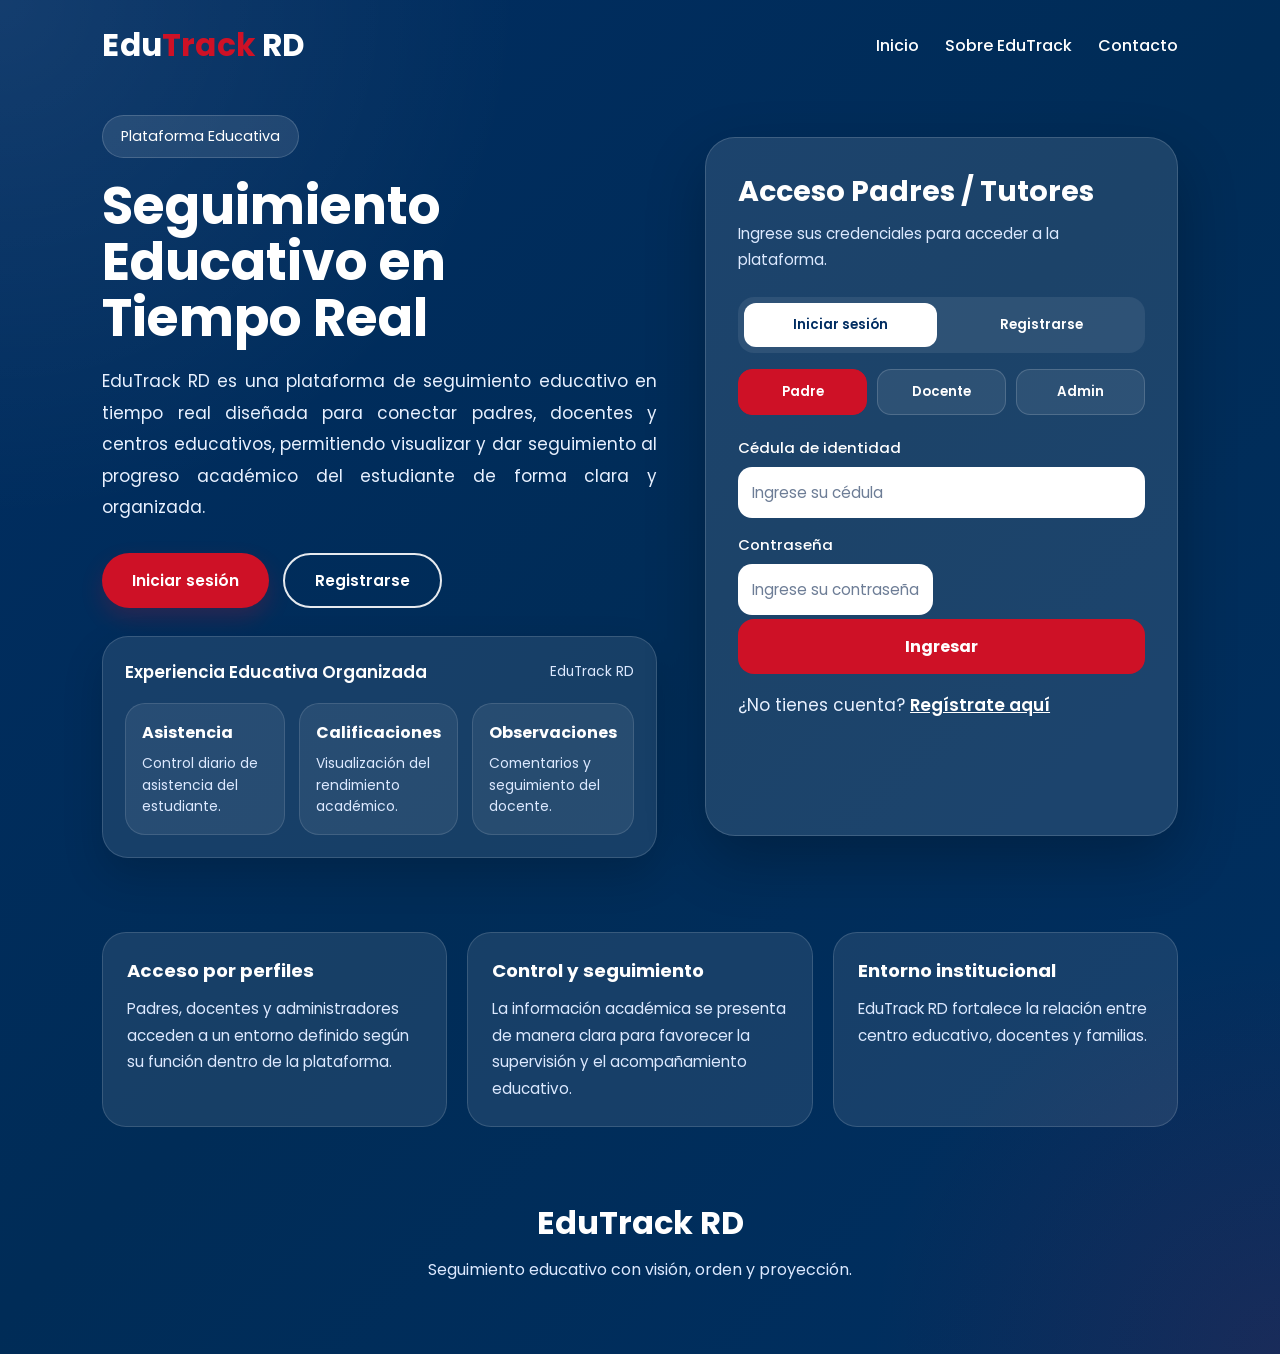
<file: index.html>
<!DOCTYPE html>
<html lang="es">
<head>
  <meta charset="UTF-8">
  <title>EduTrack RD | Seguimiento Educativo</title>
  <meta name="viewport" content="width=device-width, initial-scale=1.0">

  <link rel="preconnect" href="https://fonts.googleapis.com">
  <link href="https://fonts.googleapis.com/css2?family=Poppins:wght@300;400;500;600;700&display=swap" rel="stylesheet">
  <link rel="icon" type="image/png" href="Logos/EduTrackRD.png">
  <link rel="stylesheet" href="style.css">
</head>
<body>

<header class="header">
  <div class="logo">
    Edu<span>Track</span> RD
  </div>

  <nav class="nav">
    <a href="#inicio">Inicio</a>
    <a href="#info">Sobre EduTrack</a>
    <a href="#contacto">Contacto</a>
  </nav>
</header>

<section class="hero" id="inicio">
  <div class="hero-content">
    <span class="tag">Plataforma Educativa</span>

    <h1>
      Seguimiento Educativo en Tiempo Real
    </h1>

    <p>
      EduTrack RD es una plataforma de seguimiento educativo en tiempo real diseñada para conectar padres, docentes y centros educativos, permitiendo visualizar y dar seguimiento al progreso académico del estudiante de forma clara y organizada.
    </p>

    <div class="buttons">
      <button onclick="activarModo('login'); document.querySelector('.auth-card').scrollIntoView({behavior:'smooth'});">
        Iniciar sesión
      </button>

      <button onclick="activarModo('register'); document.querySelector('.auth-card').scrollIntoView({behavior:'smooth'});" class="outline">
        Registrarse
      </button>
    </div>

    <div class="hero-panel">
      <div class="hero-panel-header">
        <h3>Experiencia Educativa Organizada</h3>
        <span>EduTrack RD</span>
      </div>

      <div class="hero-stats">
        <div class="stat-card-hero">
          <strong>Asistencia</strong>
          <span>Control diario de asistencia del estudiante.</span>
        </div>

        <div class="stat-card-hero">
          <strong>Calificaciones</strong>
          <span>Visualización del rendimiento académico.</span>
        </div>

        <div class="stat-card-hero">
          <strong>Observaciones</strong>
          <span>Comentarios y seguimiento del docente.</span>
        </div>
      </div>
    </div>
  </div>

  <div class="auth-card">
    <div class="card-top">
      <h2 id="panelTitle">Acceso Padres / Tutores</h2>
      <p id="panelSubtitle">Ingrese sus credenciales para acceder a la plataforma.</p>
    </div>

    <div class="switcher">
      <button class="switch-btn active" id="loginTab" onclick="activarModo('login')">Iniciar sesión</button>
      <button class="switch-btn" id="registerTab" onclick="activarModo('register')">Registrarse</button>
    </div>

    <div class="roles">
      <button class="role-btn active" data-role="padre" onclick="seleccionarRol('padre', this)">Padre</button>
      <button class="role-btn" data-role="docente" onclick="seleccionarRol('docente', this)">Docente</button>
      <button class="role-btn" data-role="admin" onclick="seleccionarRol('admin', this)">Admin</button>
    </div>

    <form id="authForm" class="auth-form">
      <div class="form-grid">

        <div class="input-group register-only">
          <label for="nombre">Nombre completo</label>
          <input type="text" id="nombre" placeholder="Ingrese su nombre completo">
        </div>

        <div class="input-group register-only">
          <label for="telefono">Teléfono</label>
          <input type="text" id="telefono" placeholder="Ingrese su teléfono">
        </div>

        <div class="input-group full-width">
          <label for="identificador" id="identificadorLabel">Cédula de identidad</label>
          <input type="text" id="identificador" placeholder="Ingrese su cédula" required>
        </div>

        <div class="input-group register-only full-width">
          <label for="correo">Correo electrónico</label>
          <input type="email" id="correo" placeholder="Ingrese su correo electrónico">
        </div>

        <div class="input-group">
          <label for="password">Contraseña</label>
          <input type="password" id="password" placeholder="Ingrese su contraseña" required>
        </div>

        <div class="input-group register-only">
          <label for="confirmPassword">Confirmar contraseña</label>
          <input type="password" id="confirmPassword" placeholder="Confirme su contraseña">
        </div>

      </div>

      <button type="submit" class="submit-btn" id="submitBtn">Ingresar</button>

      <p class="helper-text" id="helperText">
        ¿No tienes cuenta? <span onclick="activarModo('register')">Regístrate aquí</span>
      </p>

      <p class="status-message" id="statusMessage"></p>

    </form>
  </div>
</section>

<section class="info-section" id="info">
  <div class="info-box">
    <h3>Acceso por perfiles</h3>
    <p>Padres, docentes y administradores acceden a un entorno definido según su función dentro de la plataforma.</p>
  </div>

  <div class="info-box">
    <h3>Control y seguimiento</h3>
    <p>La información académica se presenta de manera clara para favorecer la supervisión y el acompañamiento educativo.</p>
  </div>

  <div class="info-box">
    <h3>Entorno institucional</h3>
    <p>EduTrack RD fortalece la relación entre centro educativo, docentes y familias.</p>
  </div>
</section>

<section class="contact-section" id="contacto">
  <h2>EduTrack RD</h2>
  <p>Seguimiento educativo con visión, orden y proyección.</p>
</section>

<script src="script.js"></script>
</body>
</html>
</file>
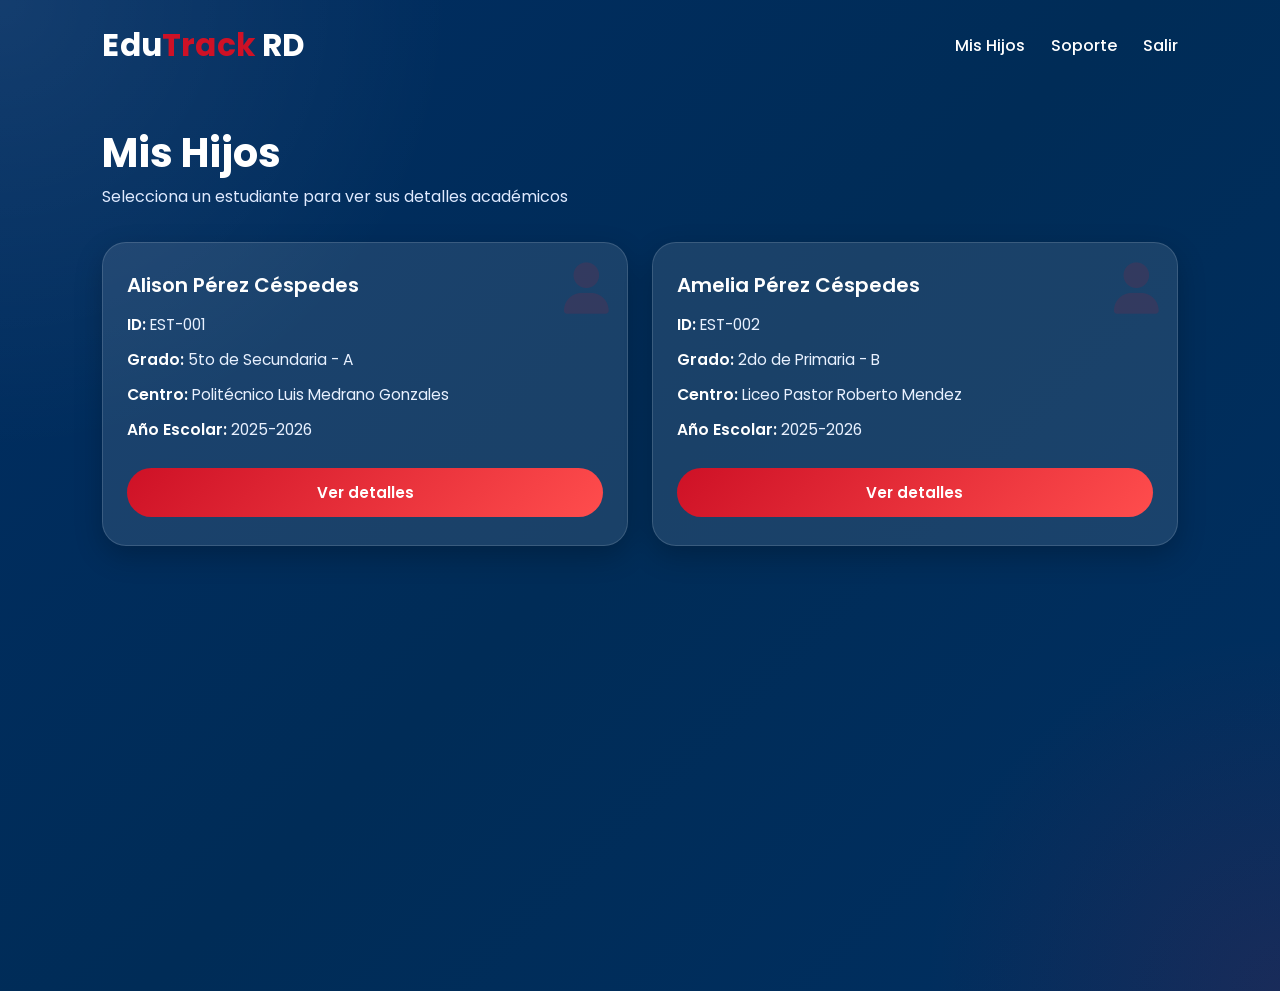
<file: calificaciones-padres.html>
<!DOCTYPE html>
<html lang="es">
<head>
  <meta charset="UTF-8">
  <meta name="viewport" content="width=device-width, initial-scale=1.0">
  <title>EduTrack RD | Calificaciones</title>
  <link href="https://fonts.googleapis.com/css2?family=Poppins:wght@300;400;500;600;700&display=swap" rel="stylesheet">
  <link rel="icon" type="image/png" href="Logos/EduTrackRD.png">
  <link rel="stylesheet" href="style.css">
  <link rel="stylesheet" href="calificaciones-padres.css">
  <link rel="stylesheet" href="https://cdnjs.cloudflare.com/ajax/libs/font-awesome/6.4.0/css/all.min.css">
</head>
<body>
  <header class="header">
    <div class="logo">Edu<span>Track</span> RD</div>
    <nav class="nav">
      <a href="dashboard-padres.html">Panel</a>
      <a href="mis-hijos.html">Cambiar hijo</a>
      <a href="#">Soporte</a>
    </nav>
  </header>

  <main class="grades-page">
    <section class="grades-hero">
      <div class="hero-left">
        <span class="hero-badge">Panel de calificaciones</span>
        <h1>Rendimiento académico del estudiante</h1>
        <p>Consulta las calificaciones registradas por materia, visualiza los parciales, examen final, promedio general y el estado del estudiante según el cuatrimestre seleccionado.</p>
      </div>

      <div class="hero-right">
        <div class="student-info-card">
          <div class="student-info-item">
            <span class="info-label">Estudiante</span>
            <span class="info-value" id="studentName">Estudiante no seleccionado</span>
          </div>

          <div class="student-info-grid">
            <div class="student-info-item">
              <span class="info-label">ID</span>
              <span class="info-value" id="studentId">-</span>
            </div>

            <div class="student-info-item">
              <span class="info-label">Grado</span>
              <span class="info-value" id="studentGrade">-</span>
            </div>

            <div class="student-info-item">
              <span class="info-label">Sección</span>
              <span class="info-value" id="studentSection">-</span>
            </div>

            <div class="student-info-item">
              <span class="info-label">Año Escolar</span>
              <span class="info-value" id="studentYear">-</span>
            </div>
          </div>

          <div class="student-info-item">
            <span class="info-label">Centro Educativo</span>
            <span class="info-value" id="studentSchool">-</span>
          </div>
        </div>
      </div>
    </section>

    <section class="summary-cards">
      <article class="summary-card average-card">
        <div class="summary-icon">
          <i class="fas fa-chart-line"></i>
        </div>
        <div class="summary-content">
          <span>Promedio general</span>
          <div id="averageGrade">0</div>
        </div>
      </article>

      <article class="summary-card approved-card">
        <div class="summary-icon">
          <i class="fas fa-circle-check"></i>
        </div>
        <div class="summary-content">
          <span>Materias aprobadas</span>
          <strong id="approvedSubjects">0/0</strong>
        </div>
      </article>

      <article class="summary-card total-card">
        <div class="summary-icon">
          <i class="fas fa-book-open"></i>
        </div>
        <div class="summary-content">
          <span>Total de materias</span>
          <strong id="totalSubjects">0</strong>
        </div>
      </article>
    </section>

    <section class="grades-panel">
      <div class="panel-header">
        <div class="panel-header-text">
          <h2>Calificaciones registradas</h2>
          <p>Detalle del cuatrimestre seleccionado por cada asignatura.</p>
        </div>

        <div class="panel-actions">
          <div class="filter-box">
            <label for="quarterSelect">Cuatrimestre</label>
            <select id="quarterSelect">
              <option value="1er Cuatrimestre">1er Cuatrimestre</option>
              <option value="2do Cuatrimestre">2do Cuatrimestre</option>
              <option value="3er Cuatrimestre">3er Cuatrimestre</option>
            </select>
          </div>

          <a href="dashboard-padres.html" class="back-btn">
            <i class="fas fa-arrow-left"></i>
            Volver al panel
          </a>
        </div>
      </div>

      <div class="table-wrapper">
        <table class="grades-table">
          <thead>
            <tr>
              <th>Materia</th>
              <th>P1</th>
              <th>P2</th>
              <th>P3</th>
              <th>Examen Final</th>
              <th>Promedio</th>
              <th>Estado</th>
              <th>Cuatrimestre</th>
            </tr>
          </thead>
          <tbody id="gradesTableBody"></tbody>
        </table>
      </div>
    </section>
  </main>

  <script src="calificaciones-padres.js"></script>
</body>
</html>
</file>
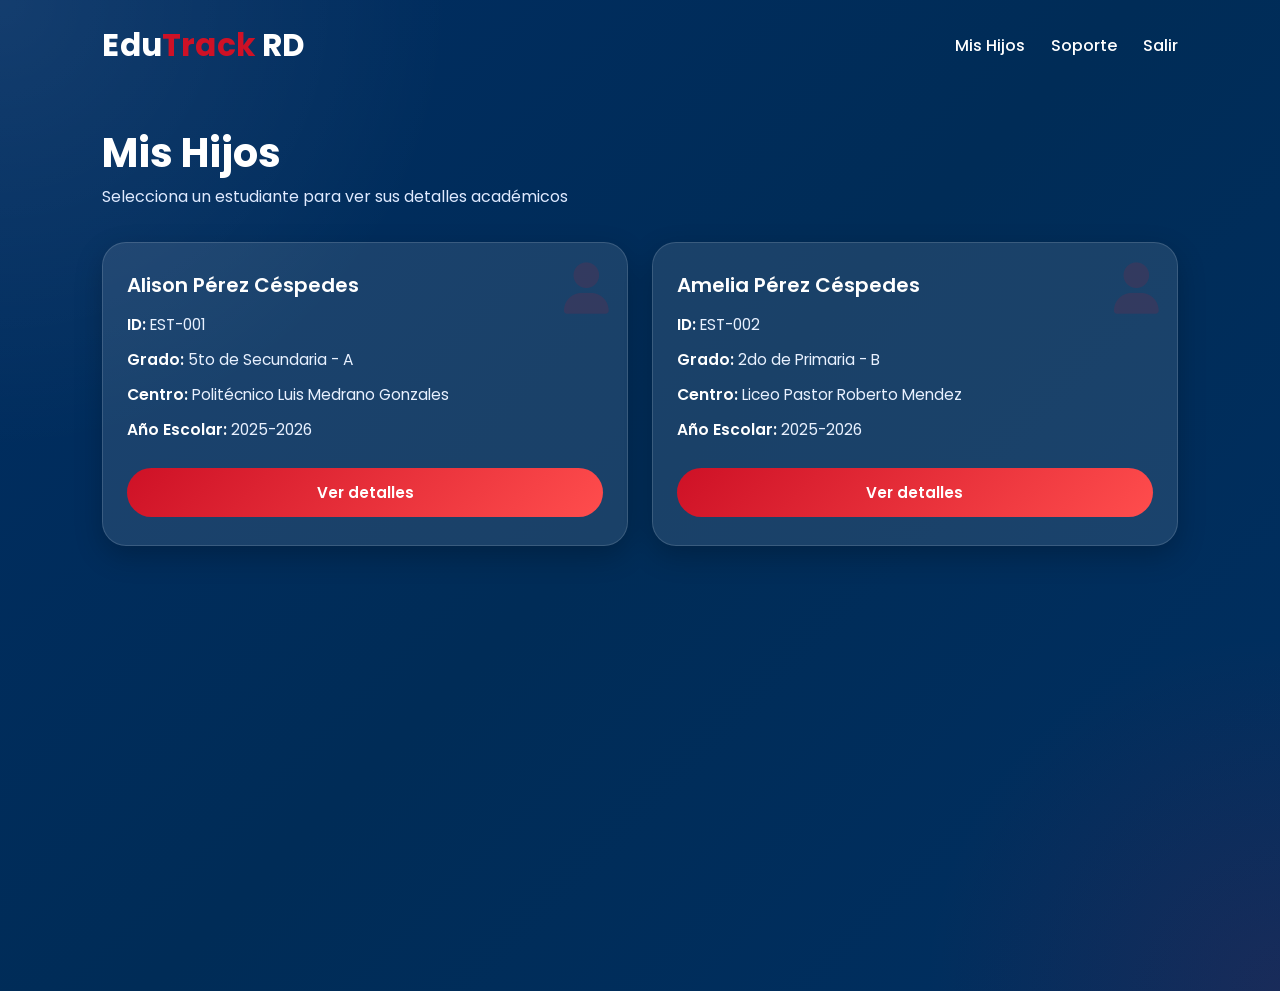
<file: comunicados-padres.html>
<!DOCTYPE html>
<html lang="es">
<head>
  <meta charset="UTF-8">
  <meta name="viewport" content="width=device-width, initial-scale=1.0">
  <title>EduTrack RD | Comunicados</title>
  <link href="https://fonts.googleapis.com/css2?family=Poppins:wght@300;400;500;600;700&display=swap" rel="stylesheet">
  <link rel="icon" type="image/png" href="Logos/EduTrackRD.png">
  <link rel="stylesheet" href="style.css">
  <link rel="stylesheet" href="comunicados-padres.css">
  <link rel="stylesheet" href="https://cdnjs.cloudflare.com/ajax/libs/font-awesome/6.4.0/css/all.min.css">
</head>
<body>
  <header class="header">
    <div class="logo">Edu<span>Track</span> RD</div>
    <nav class="nav">
      <a href="dashboard-padres.html">Panel</a>
      <a href="mis-hijos.html">Cambiar hijo</a>
      <a href="#">Soporte</a>
    </nav>
  </header>

  <main class="announcements-page">
    <section class="announcements-hero">
      <div class="hero-left hero-full">
        <span class="hero-badge">Panel de comunicados</span>
        <h1>Comunicados del centro educativo</h1>
        <p id="schoolName">Centro educativo</p>
      </div>
    </section>

    <section class="summary-cards">
      <article class="summary-card summary-main">
        <div class="summary-icon">
          <i class="fas fa-bullhorn"></i>
        </div>
        <div class="summary-content">
          <span>Total de comunicados</span>
          <strong id="totalAnnouncements">0</strong>
        </div>
      </article>

      <article class="summary-card">
        <div class="summary-icon">
          <i class="fas fa-triangle-exclamation"></i>
        </div>
        <div class="summary-content">
          <span>Importantes</span>
          <strong id="importantAnnouncements">0</strong>
        </div>
      </article>

      <article class="summary-card">
        <div class="summary-icon">
          <i class="fas fa-clock"></i>
        </div>
        <div class="summary-content">
          <span>Último aviso</span>
          <strong id="latestAnnouncement">-</strong>
        </div>
      </article>
    </section>

    <section class="announcements-panel">
      <div class="panel-header">
        <div class="panel-header-text">
          <h2>Comunicados publicados</h2>
          <p>Revisa los avisos más recientes del centro educativo.</p>
        </div>

        <div class="panel-actions">
          <div class="filter-box">
            <label for="announcementFilter">Tipo de comunicado</label>
            <select id="announcementFilter">
              <option value="Todos">Todos</option>
              <option value="Importante">Importante</option>
              <option value="Informativo">Informativo</option>
              <option value="Recordatorio">Recordatorio</option>
              <option value="Actividad">Actividad</option>
              <option value="Administrativo">Administrativo</option>
            </select>
          </div>

          <a href="dashboard-padres.html" class="back-btn">
            <i class="fas fa-arrow-left"></i>
            Volver al panel
          </a>
        </div>
      </div>

      <div class="announcements-list" id="announcementsList"></div>
    </section>
  </main>

  <script src="comunicados-padres.js"></script>
</body>
</html>
</file>
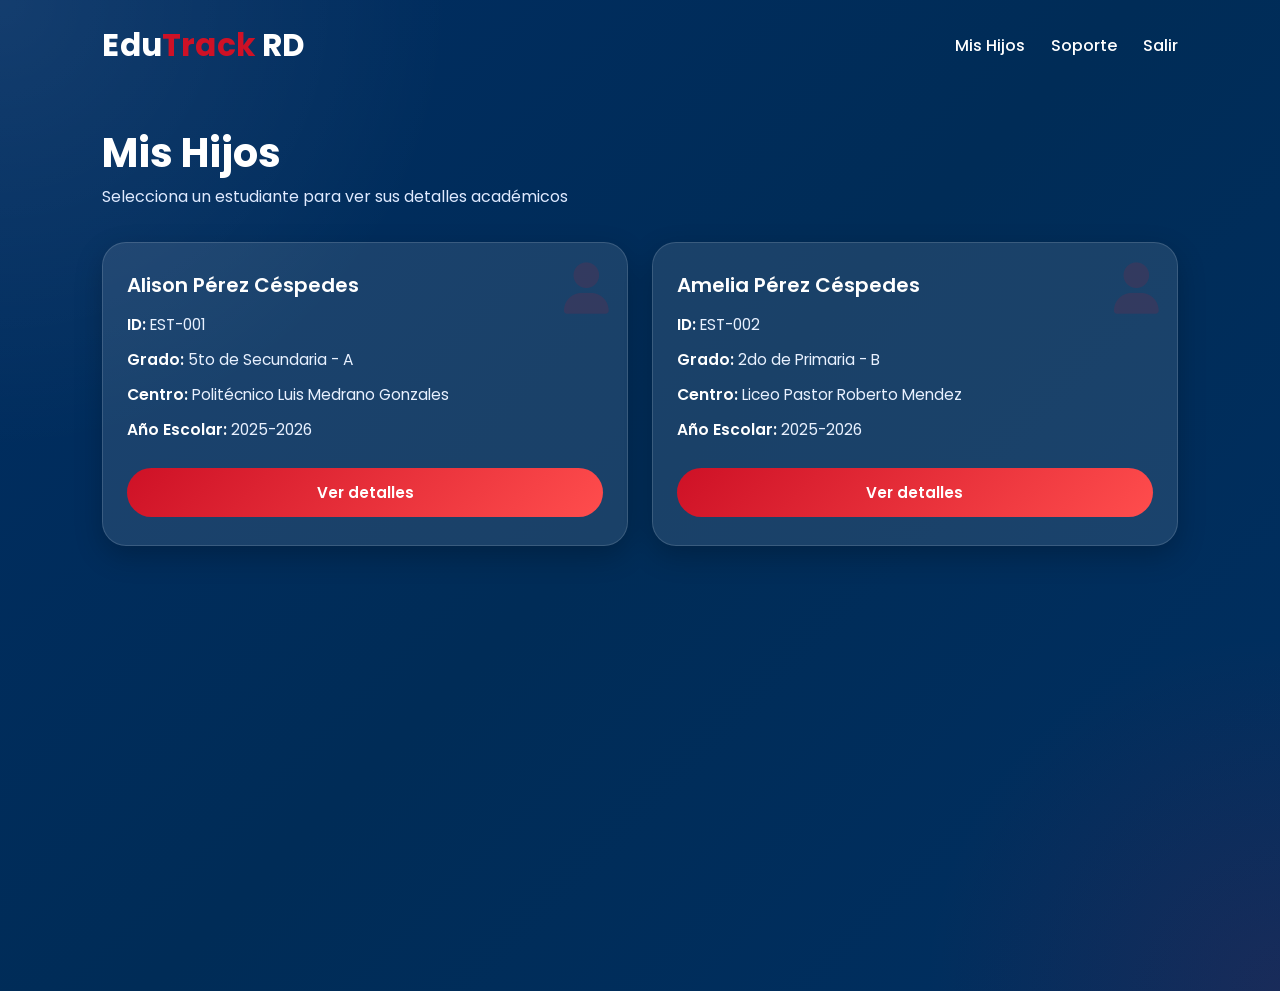
<file: dashboard-padres.html>
<!DOCTYPE html>
<html lang="es">
<head>
  <meta charset="UTF-8">
  <title>EduTrack RD | Panel Padres</title>
  <meta name="viewport" content="width=device-width, initial-scale=1.0">
  <link href="https://fonts.googleapis.com/css2?family=Poppins:wght@300;400;500;600;700&display=swap" rel="stylesheet">
  <link rel="icon" type="image/png" href="Logos/EduTrackRD.png">
  <link rel="stylesheet" href="style.css">
  <link rel="stylesheet" href="dashboard.css">
  <link rel="stylesheet" href="https://cdnjs.cloudflare.com/ajax/libs/font-awesome/6.4.0/css/all.min.css"/>
</head>
<body>

<header class="header">
  <div class="logo">Edu<span>Track</span> RD</div>
  <nav class="nav">
    <a class="active" href="#">Panel</a>
    <a href="mis-hijos.html">Cambiar hijo</a>
    <a href="#">Soporte</a>
  </nav>
</header>

<main class="dashboard">

  <section class="welcome">
    <div class="welcome-text">
      <span class="welcome-badge">Panel del estudiante</span>
      <h2 id="nombreHijo"></h2>
    </div>

    <div class="student-details">
      <div><span class="label">ID</span><span id="detalleId"></span></div>
      <div><span class="label">Grado</span><span id="detalleGrado"></span></div>
      <div><span class="label">Centro</span><span id="detalleCentro"></span></div>
      <div><span class="label">Año Escolar</span><span id="detalleAno"></span></div>
    </div>
  </section>

  <section class="cards">
    <div class="card principal" onclick="location.href='asistencia-padres.html'">
      <i class="fas fa-calendar-check fa-2x"></i>
      <h3>Asistencia</h3>
      <p>Asistencia diaria del estudiante</p>
    </div>

    <div class="card permisos-card" id="openPermiso">
      <i class="fas fa-file-upload fa-2x"></i>
      <h3>Permisos</h3>
      <p>Subir justificantes</p>
    </div>

    <div class="card" onclick="location.href='calificaciones-padres.html'">
      <i class="fas fa-graduation-cap fa-2x"></i>
      <h3>Calificaciones</h3>
      <p>Notas académicas</p>
    </div>

    <div class="card" onclick="location.href='observaciones-padres.html'">
      <i class="fas fa-comment-dots fa-2x"></i>
      <h3>Observaciones</h3>
      <p>Comentarios docentes</p>
    </div>

    <div class="card" onclick="location.href='comunicados-padres.html'">
      <i class="fas fa-bullhorn fa-2x"></i>
      <h3>Comunicados</h3>
      <p>Avisos del centro</p>
    </div>
  </section>

  <section class="logout">
    <button id="logout">Cerrar sesión</button>
  </section>

</main>

<div class="modal" id="modalPermiso">
  <div class="modal-content">
    <span class="close" id="closeModal">&times;</span>
    <h2>Solicitar Permiso</h2>
    <form id="permisoForm">
      <input type="text" placeholder="Motivo del permiso" required>
      <input type="date" required>
      <input type="file" accept=".pdf,.jpg,.png" required>
      <button type="submit">Enviar Solicitud</button>
    </form>
  </div>
</div>

<script src="dashboard.js"></script>
</body>
</html>
</file>
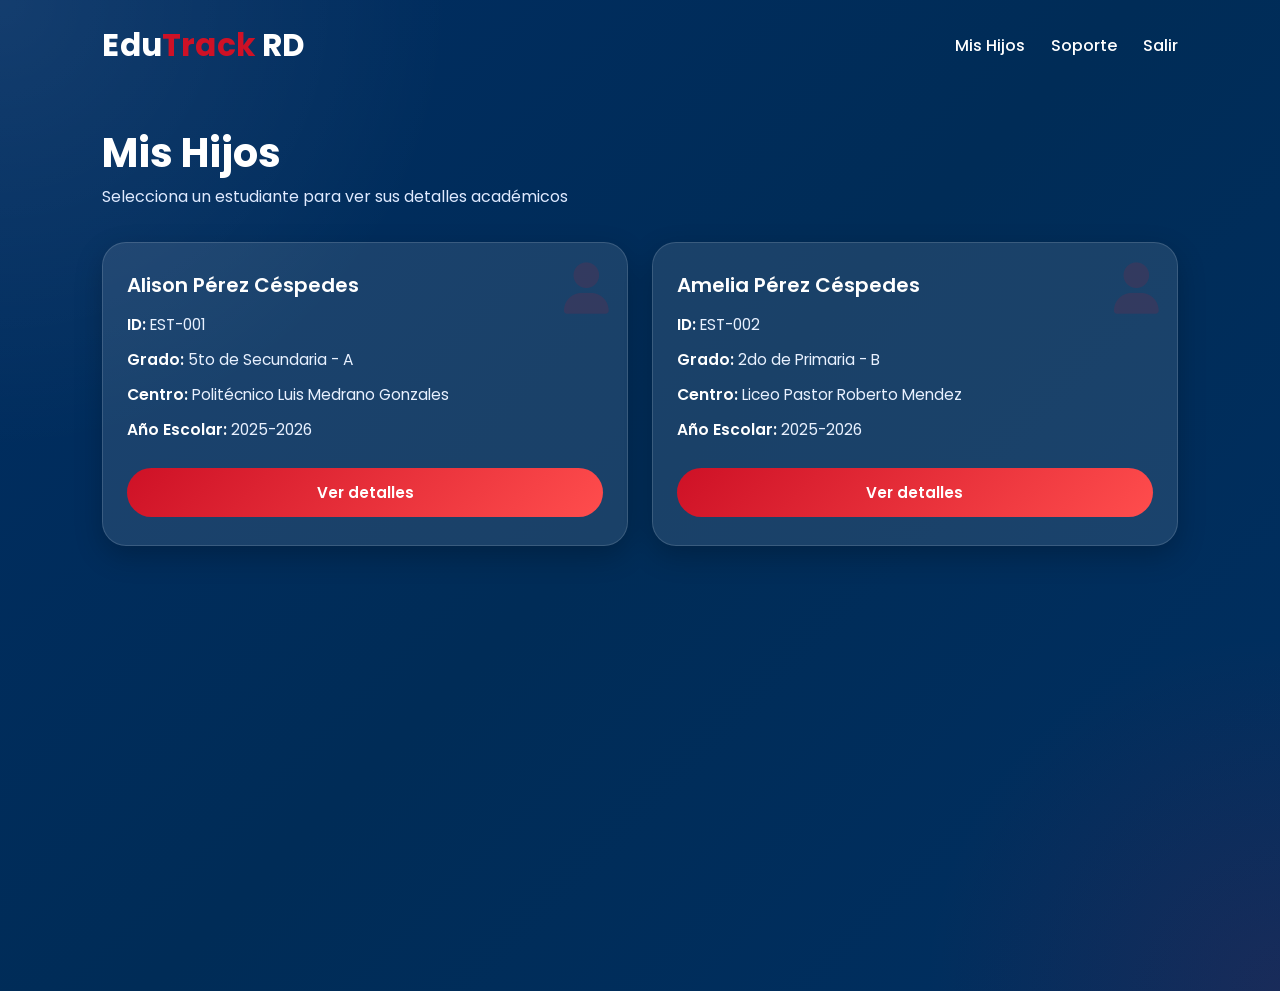
<file: mis-hijos.html>
<!DOCTYPE html>
<html lang="es">
<head>
  <meta charset="UTF-8">
  <title>EduTrack RD | Mis Hijos</title>
  <meta name="viewport" content="width=device-width, initial-scale=1.0">

  <link rel="preconnect" href="https://fonts.googleapis.com">
  <link href="https://fonts.googleapis.com/css2?family=Poppins:wght@300;400;500;600;700&display=swap" rel="stylesheet">
  <link rel="icon" type="image/png" href="Logos/EduTrackRD.png">
  <link rel="stylesheet" href="style.css">
  <link rel="stylesheet" href="mis-hijos.css">
  <link rel="stylesheet" href="https://cdnjs.cloudflare.com/ajax/libs/font-awesome/6.4.0/css/all.min.css"/>
</head>
<body>

<header class="header">
  <div class="logo">
    Edu<span>Track</span> RD
  </div>
  <nav class="nav">
    <a class="active" href="#">Mis Hijos</a>
    <a href="#">Soporte</a>
    <a href="index.html">Salir</a>
  </nav>
</header>

<main class="hijos">

  <div class="titulo">
    <h2>Mis Hijos</h2>
    <p>Selecciona un estudiante para ver sus detalles académicos</p>
  </div>

  <div class="grid" id="listaHijos"></div>

</main>

<script src="mis-hijos.js"></script>
</body>
</html>
</file>
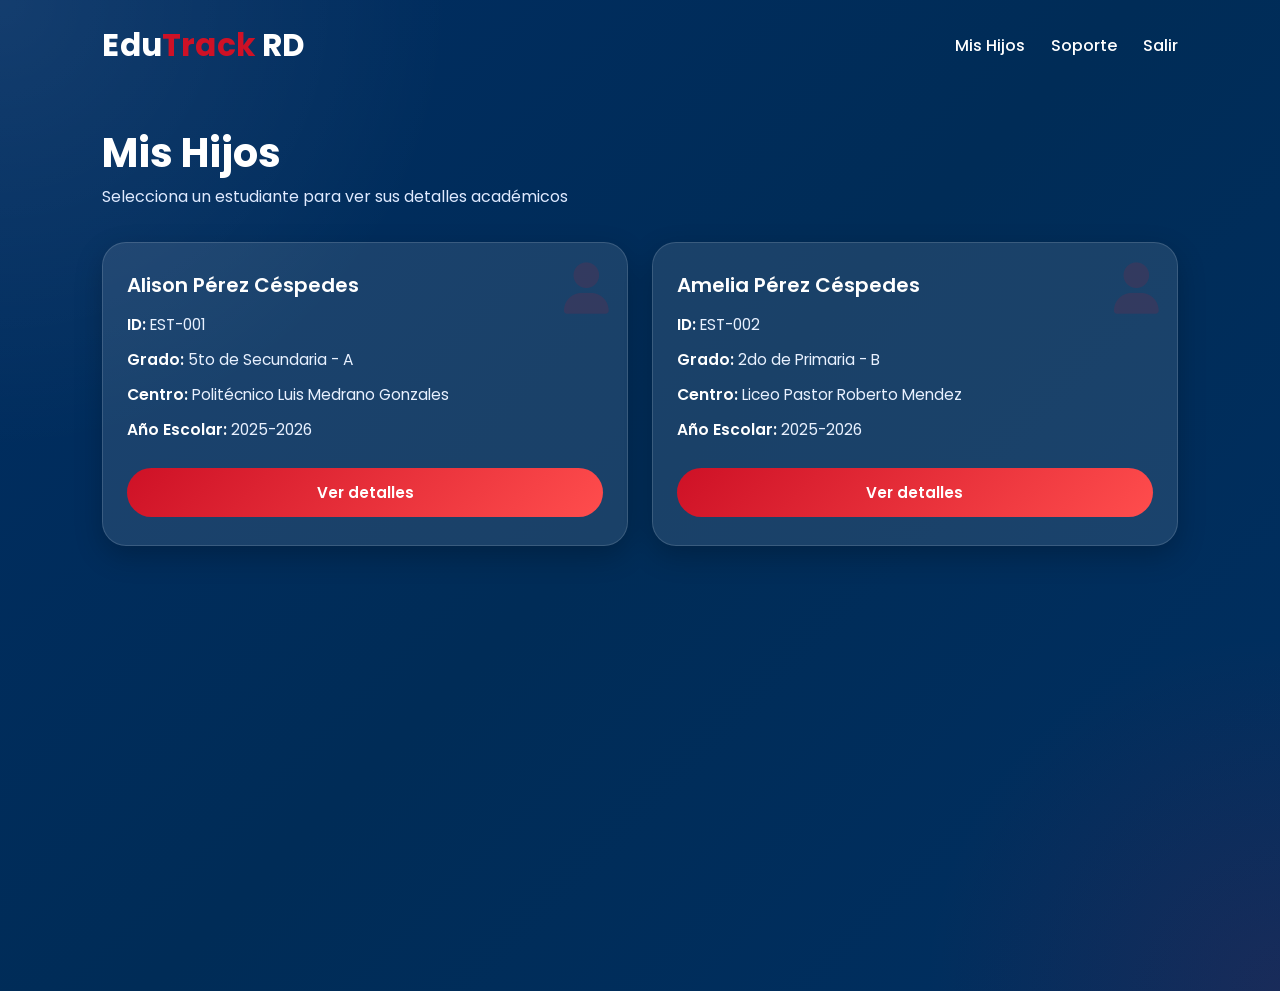
<file: observaciones-padres.html>
<!DOCTYPE html>
<html lang="es">
<head>
  <meta charset="UTF-8">
  <meta name="viewport" content="width=device-width, initial-scale=1.0">
  <title>EduTrack RD | Observaciones</title>
  <link href="https://fonts.googleapis.com/css2?family=Poppins:wght@300;400;500;600;700&display=swap" rel="stylesheet">
  <link rel="icon" type="image/png" href="Logos/EduTrackRD.png">
  <link rel="stylesheet" href="style.css">
  <link rel="stylesheet" href="observaciones-padres.css">
  <link rel="stylesheet" href="https://cdnjs.cloudflare.com/ajax/libs/font-awesome/6.4.0/css/all.min.css">
</head>
<body>
  <header class="header">
    <div class="logo">Edu<span>Track</span> RD</div>
    <nav class="nav">
      <a href="dashboard-padres.html">Panel</a>
      <a href="mis-hijos.html">Cambiar hijo</a>
      <a href="#">Soporte</a>
    </nav>
  </header>

  <main class="observations-page">
    <section class="observations-hero">
      <div class="hero-left">
        <span class="hero-badge">Panel de observaciones</span>
        <h1>Seguimiento integral del estudiante</h1>
        <p>Consulta observaciones académicas, comportamiento, educación, participación y recomendaciones generales según el cuatrimestre seleccionado.</p>
      </div>

      <div class="hero-right">
        <div class="student-info-card">
          <div class="student-info-item">
            <span class="info-label">Estudiante</span>
            <span class="info-value" id="studentName">Estudiante no seleccionado</span>
          </div>

          <div class="student-info-grid">
            <div class="student-info-item">
              <span class="info-label">ID</span>
              <span class="info-value" id="studentId">-</span>
            </div>

            <div class="student-info-item">
              <span class="info-label">Grado</span>
              <span class="info-value" id="studentGrade">-</span>
            </div>

            <div class="student-info-item">
              <span class="info-label">Sección</span>
              <span class="info-value" id="studentSection">-</span>
            </div>

            <div class="student-info-item">
              <span class="info-label">Año Escolar</span>
              <span class="info-value" id="studentYear">-</span>
            </div>
          </div>

          <div class="student-info-item">
            <span class="info-label">Centro Educativo</span>
            <span class="info-value" id="studentSchool">-</span>
          </div>
        </div>
      </div>
    </section>

    <section class="summary-cards">
      <article class="summary-card summary-main">
        <div class="summary-icon">
          <i class="fas fa-user-check"></i>
        </div>
        <div class="summary-content">
          <span>Evaluación general</span>
          <div id="generalStatus">-</div>
        </div>
      </article>

      <article class="summary-card">
        <div class="summary-icon">
          <i class="fas fa-school"></i>
        </div>
        <div class="summary-content">
          <span>Conducta</span>
          <strong id="conductStatus">-</strong>
        </div>
      </article>

      <article class="summary-card">
        <div class="summary-icon">
          <i class="fas fa-book-reader"></i>
        </div>
        <div class="summary-content">
          <span>Participación</span>
          <strong id="participationStatus">-</strong>
        </div>
      </article>
    </section>

    <section class="observations-panel">
      <div class="panel-header">
        <div class="panel-header-text">
          <h2>Observaciones registradas</h2>
          <p>Seguimiento cualitativo del estudiante por categoría.</p>
        </div>

        <div class="panel-actions">
          <div class="filter-box">
            <label for="quarterSelect">Cuatrimestre</label>
            <select id="quarterSelect">
              <option value="1er Cuatrimestre">1er Cuatrimestre</option>
              <option value="2do Cuatrimestre">2do Cuatrimestre</option>
              <option value="3er Cuatrimestre">3er Cuatrimestre</option>
            </select>
          </div>

          <a href="dashboard-padres.html" class="back-btn">
            <i class="fas fa-arrow-left"></i>
            Volver al panel
          </a>
        </div>
      </div>

      <div class="observations-grid" id="observationsGrid"></div>
    </section>
  </main>

  <script src="observaciones-padres.js"></script>
</body>
</html>
</file>
<file: style.css>
* {
  margin: 0;
  padding: 0;
  box-sizing: border-box;
  font-family: 'Poppins', sans-serif;
}

html {
  scroll-behavior: smooth;
}

body {
  min-height: 100vh;
  background:
    radial-gradient(circle at top left, rgba(255, 255, 255, 0.08), transparent 28%),
    radial-gradient(circle at bottom right, rgba(206, 17, 38, 0.12), transparent 22%),
    linear-gradient(135deg, #002d62, #002c57, #002f61);
  color: #ffffff;
}

.header {
  display: flex;
  justify-content: space-between;
  align-items: center;
  padding: 22px 8%;
}

.logo {
  font-size: 1.95rem;
  font-weight: 700;
  letter-spacing: 0.2px;
}

.logo span {
  color: #ce1126;
}

.nav {
  display: flex;
  align-items: center;
  gap: 26px;
}

.nav a {
  color: #ffffff;
  text-decoration: none;
  font-weight: 500;
  transition: 0.3s;
}

.nav a:hover {
  color: #ce1126;
}

.hero {
  display: grid;
  grid-template-columns: 1.08fr 0.92fr;
  align-items: center;
  gap: 48px;
  min-height: calc(100vh - 86px);
  padding: 24px 8% 64px;
}

.hero-content {
  max-width: 690px;
}

.tag {
  display: inline-flex;
  align-items: center;
  padding: 10px 18px;
  border-radius: 999px;
  background: rgba(255, 255, 255, 0.1);
  border: 1px solid rgba(255, 255, 255, 0.16);
  font-size: 0.9rem;
  margin-bottom: 20px;
  backdrop-filter: blur(10px);
}

.hero h1 {
  font-size: 3.25rem;
  line-height: 1.08;
  margin-bottom: 20px;
  max-width: 720px;
}

.hero p {
  font-size: 1.06rem;
  line-height: 1.85;
  margin-bottom: 30px;
  text-align: justify;
  color: #e8f1ff;
  max-width: 640px;
}

.buttons {
  display: flex;
  flex-wrap: wrap;
  gap: 14px;
  margin-bottom: 28px;
}

.buttons button {
  padding: 14px 30px;
  border-radius: 32px;
  border: none;
  cursor: pointer;
  font-size: 0.96rem;
  font-weight: 600;
  background: #ce1126;
  color: #ffffff;
  transition: 0.3s ease;
  box-shadow: 0 10px 22px rgba(206, 17, 38, 0.2);
}

.buttons button:hover {
  background: #a80d1d;
  transform: translateY(-2px);
}

.buttons .outline {
  background: transparent;
  border: 2px solid rgba(255, 255, 255, 0.9);
  color: #ffffff;
  box-shadow: none;
}

.buttons .outline:hover {
  background: #ffffff;
  color: #002d62;
}

.hero-panel {
  max-width: 560px;
  background: rgba(255, 255, 255, 0.09);
  border: 1px solid rgba(255, 255, 255, 0.14);
  border-radius: 26px;
  padding: 22px;
  backdrop-filter: blur(12px);
  box-shadow: 0 18px 40px rgba(0, 0, 0, 0.16);
}

.hero-panel-header {
  display: flex;
  justify-content: space-between;
  align-items: center;
  gap: 12px;
  margin-bottom: 18px;
}

.hero-panel-header h3 {
  font-size: 1.05rem;
  font-weight: 600;
}

.hero-panel-header span {
  color: #dce9ff;
  font-size: 0.86rem;
  white-space: nowrap;
}

.hero-stats {
  display: grid;
  grid-template-columns: repeat(3, 1fr);
  gap: 14px;
}

.stat-card-hero {
  background: rgba(255, 255, 255, 0.07);
  border: 1px solid rgba(255, 255, 255, 0.12);
  border-radius: 20px;
  padding: 16px;
  min-height: 118px;
  transition: 0.25s;
}

.stat-card-hero:hover {
  transform: translateY(-3px);
  background: rgba(255, 255, 255, 0.1);
}

.stat-card-hero strong {
  display: block;
  font-size: 1rem;
  margin-bottom: 8px;
}

.stat-card-hero span {
  color: #dce9ff;
  font-size: 0.87rem;
  line-height: 1.55;
  display: block;
}

.auth-card {
  width: 100%;
  background: rgba(255, 255, 255, 0.11);
  border: 1px solid rgba(255, 255, 255, 0.15);
  backdrop-filter: blur(16px);
  border-radius: 30px;
  padding: 32px;
  box-shadow: 0 24px 60px rgba(0, 0, 0, 0.24);
}

.card-top h2 {
  font-size: 1.78rem;
  margin-bottom: 8px;
}

.card-top p {
  color: #dce9ff;
  text-align: left;
  margin-bottom: 24px;
  font-size: 0.95rem;
  line-height: 1.7;
}

.switcher {
  display: flex;
  gap: 8px;
  background: rgba(255, 255, 255, 0.08);
  padding: 6px;
  border-radius: 16px;
  margin-bottom: 16px;
}

.switch-btn {
  flex: 1;
  border: none;
  background: transparent;
  color: #ffffff;
  padding: 12px;
  border-radius: 12px;
  font-weight: 600;
  cursor: pointer;
  transition: 0.3s;
}

.switch-btn.active {
  background: #ffffff;
  color: #002d62;
}

.roles {
  display: grid;
  grid-template-columns: repeat(3, 1fr);
  gap: 10px;
  margin-bottom: 22px;
}

.role-btn {
  border: 1px solid rgba(255, 255, 255, 0.16);
  background: rgba(255, 255, 255, 0.08);
  color: #ffffff;
  padding: 12px;
  border-radius: 14px;
  cursor: pointer;
  font-weight: 600;
  transition: 0.3s;
}

.role-btn.active {
  background: #ce1126;
  border-color: #ce1126;
}

.auth-form .form-grid {
  display: grid;
  grid-template-columns: 1fr 1fr;
  gap: 16px;
}

.input-group {
  display: flex;
  flex-direction: column;
}

.input-group label {
  margin-bottom: 8px;
  font-size: 0.93rem;
  font-weight: 500;
}

.input-group input {
  width: 100%;
  padding: 14px;
  border-radius: 14px;
  border: none;
  font-size: 0.95rem;
  outline: none;
  background: #ffffff;
  color: #002d62;
}

.input-group input::placeholder {
  color: #6d7d96;
}

.full-width,
.submit-btn,
.helper-text,
.status-message {
  grid-column: 1 / -1;
}

.register-only {
  display: none;
}

body.register-mode .register-only {
  display: flex;
}

.submit-btn {
  width: 100%;
  margin-top: 4px;
  padding: 15px;
  border: none;
  border-radius: 16px;
  background: #ce1126;
  color: #ffffff;
  font-size: 1rem;
  font-weight: 700;
  cursor: pointer;
  transition: 0.3s;
}

.submit-btn:hover {
  background: #a80d1d;
  transform: translateY(-2px);
}

.helper-text {
  margin-top: 16px;
  text-align: center;
  color: #dce9ff;
  font-size: 0.93rem;
}

.helper-text span {
  color: #ffffff;
  font-weight: 600;
  cursor: pointer;
  text-decoration: underline;
}

.status-message {
  margin-top: 12px;
  min-height: 22px;
  text-align: center;
  font-size: 0.92rem;
  color: #ffffff;
}

.info-section {
  padding: 10px 8% 72px;
  display: grid;
  grid-template-columns: repeat(3, 1fr);
  gap: 20px;
}

.info-box {
  background: rgba(255, 255, 255, 0.09);
  border: 1px solid rgba(255, 255, 255, 0.14);
  border-radius: 24px;
  padding: 24px;
  backdrop-filter: blur(10px);
}

.info-box h3 {
  margin-bottom: 12px;
  font-size: 1.14rem;
}

.info-box p {
  color: #dce9ff;
  line-height: 1.75;
  font-size: 0.95rem;
}

.contact-section {
  padding: 0 8% 72px;
  text-align: center;
}

.contact-section h2 {
  font-size: 2rem;
  margin-bottom: 10px;
}

.contact-section p {
  color: #dce9ff;
}

@media (max-width: 1180px) {
  .hero {
    grid-template-columns: 1fr;
    gap: 36px;
  }

  .hero-content,
  .hero-panel {
    max-width: 100%;
  }

  .hero p {
    text-align: left;
  }

  .info-section {
    grid-template-columns: 1fr;
  }
}

@media (max-width: 768px) {
  .header {
    padding: 20px 5%;
  }

  .hero {
    padding: 20px 5% 52px;
  }

  .info-section {
    padding: 0 5% 60px;
  }

  .contact-section {
    padding: 0 5% 60px;
  }

  .nav {
    display: none;
  }

  .hero h1 {
    font-size: 2.35rem;
  }

  .auth-card {
    padding: 22px;
    border-radius: 24px;
  }

  .auth-form .form-grid {
    grid-template-columns: 1fr;
  }

  .roles {
    grid-template-columns: 1fr;
  }

  .buttons {
    flex-direction: column;
  }

  .buttons button {
    width: 100%;
  }

  .hero-stats {
    grid-template-columns: 1fr;
  }

  .hero-panel-header {
    flex-direction: column;
    align-items: flex-start;
  }
}

body {
  opacity: 0;
  animation: aparecer 0.8s ease forwards;
}

@keyframes aparecer {
  to {
    opacity: 1;
  }
}
</file>
<file: calificaciones-padres.css>
.grades-page {
  padding: 40px 8%;
  max-width: 1200px;
  margin: auto;
}

.grades-hero {
  display: grid;
  grid-template-columns: 1.2fr 1fr;
  gap: 22px;
  margin-bottom: 28px;
}

.hero-left,
.student-info-card,
.summary-card,
.grades-panel {
  background: rgba(255, 255, 255, 0.08);
  border: 1px solid rgba(255, 255, 255, 0.14);
  border-radius: 24px;
  backdrop-filter: blur(12px);
  box-shadow: 0 14px 32px rgba(0, 0, 0, 0.2);
}

.hero-left {
  padding: 30px;
}

.hero-badge {
  display: inline-block;
  background: rgba(255, 255, 255, 0.1);
  color: #ffffff;
  padding: 8px 16px;
  border-radius: 999px;
  font-size: 0.85rem;
  margin-bottom: 14px;
  border: 1px solid rgba(255, 255, 255, 0.14);
}

.hero-left h1 {
  font-size: 2.1rem;
  color: #fff;
  line-height: 1.2;
  margin-bottom: 12px;
}

.hero-left p {
  color: #e8f1ff;
  font-size: 0.95rem;
  line-height: 1.7;
}

.hero-right {
  display: flex;
}

.student-info-card {
  width: 100%;
  padding: 28px;
  display: flex;
  flex-direction: column;
  gap: 18px;
}

.student-info-grid {
  display: grid;
  grid-template-columns: repeat(2, minmax(140px, 1fr));
  gap: 18px;
}

.student-info-item {
  display: flex;
  flex-direction: column;
  gap: 4px;
}

.info-label {
  font-size: 0.78rem;
  text-transform: uppercase;
  letter-spacing: 1px;
  color: #ce1126;
}

.info-value {
  font-size: 1rem;
  font-weight: 500;
  color: #ffffff;
  word-break: break-word;
}

.summary-cards {
  display: grid;
  grid-template-columns: repeat(3, 1fr);
  gap: 22px;
  margin-bottom: 28px;
}

.summary-card {
  padding: 24px;
  display: flex;
  align-items: center;
  gap: 14px;
  min-height: 120px;
}

.average-card {
  background: linear-gradient(135deg, #ce1126, #002d62);
}

.approved-card,
.total-card {
  background: rgba(255, 255, 255, 0.08);
}

.summary-icon {
  width: 56px;
  height: 56px;
  border-radius: 18px;
  display: flex;
  align-items: center;
  justify-content: center;
  font-size: 1.2rem;
  background: rgba(255, 255, 255, 0.12);
  color: #ffffff;
  flex-shrink: 0;
}

.summary-content {
  display: flex;
  flex-direction: column;
  gap: 4px;
}

.summary-content span {
  color: #e8f1ff;
  font-size: 0.92rem;
}

.summary-content strong {
  color: #ffffff;
  font-size: 1.7rem;
  font-weight: 700;
}

.summary-highlight {
  display: inline-flex;
  align-items: center;
  justify-content: center;
  min-width: 70px;
  padding: 8px 14px;
  border-radius: 999px;
  font-weight: 700;
  border: 1px solid transparent;
}

.performance-wrap {
  display: flex;
  align-items: center;
  gap: 10px;
  flex-wrap: wrap;
}

.performance-label {
  font-size: 0.85rem;
  font-weight: 600;
  opacity: 0.95;
}

.performance-excellent {
  color: #86efac;
}

.performance-good {
  color: #fde047;
}

.performance-warning {
  color: #fca5a5;
}

.grades-panel {
  padding: 28px;
  margin-bottom: 40px;
}

.panel-header {
  display: flex;
  justify-content: space-between;
  align-items: flex-start;
  gap: 20px;
  margin-bottom: 22px;
}

.panel-header h2 {
  font-size: 1.7rem;
  color: #ffffff;
  margin-bottom: 6px;
}

.panel-header p {
  color: #e8f1ff;
  font-size: 0.95rem;
}

.panel-actions {
  display: flex;
  align-items: flex-end;
  gap: 16px;
  flex-wrap: wrap;
}

.filter-box {
  display: flex;
  flex-direction: column;
  gap: 8px;
  min-width: 220px;
}

.filter-box label {
  font-size: 0.8rem;
  text-transform: uppercase;
  letter-spacing: 1px;
  color: #ce1126;
  font-weight: 600;
}

.filter-box select {
  background: rgba(255, 255, 255, 0.1);
  border: 1px solid rgba(255, 255, 255, 0.16);
  color: #ffffff;
  padding: 13px 14px;
  border-radius: 14px;
  outline: none;
  font-size: 0.95rem;
  font-weight: 500;
  backdrop-filter: blur(10px);
}

.filter-box select option {
  background: #002d62;
  color: #ffffff;
}

.back-btn {
  display: inline-flex;
  align-items: center;
  gap: 8px;
  background: transparent;
  border: 2px solid #fff;
  color: #fff;
  padding: 12px 18px;
  border-radius: 30px;
  text-decoration: none;
  cursor: pointer;
  transition: 0.3s;
  font-weight: 600;
}

.back-btn:hover {
  background: #fff;
  color: #002d62;
}

.table-wrapper {
  width: 100%;
  overflow-x: auto;
  border-radius: 18px;
}

.grades-table {
  width: 100%;
  min-width: 1100px;
  border-collapse: collapse;
  background: rgba(255, 255, 255, 0.04);
  border-radius: 18px;
  overflow: hidden;
}

.grades-table thead tr {
  background: linear-gradient(135deg, #ce1126, #002d62);
}

.grades-table th {
  color: #ffffff;
  font-weight: 600;
  text-align: left;
  padding: 16px 18px;
  font-size: 0.92rem;
  white-space: nowrap;
}

.grades-table td {
  padding: 16px 18px;
  border-bottom: 1px solid rgba(255, 255, 255, 0.1);
  color: #e8f1ff;
  font-size: 0.92rem;
  vertical-align: middle;
  white-space: nowrap;
}

.grades-table tbody tr:hover {
  background: rgba(255, 255, 255, 0.06);
}

.grades-table th:nth-child(2),
.grades-table th:nth-child(3),
.grades-table th:nth-child(4),
.grades-table th:nth-child(5),
.grades-table th:nth-child(6),
.grades-table td:nth-child(2),
.grades-table td:nth-child(3),
.grades-table td:nth-child(4),
.grades-table td:nth-child(5),
.grades-table td:nth-child(6) {
  text-align: center;
}

.subject-name {
  font-weight: 600;
  color: #ffffff;
}

.grade-value {
  font-weight: 700;
  color: #e8f1ff;
}

.final-grade {
  font-weight: 700;
  border-radius: 999px;
  padding: 8px 12px;
  display: inline-flex;
  align-items: center;
  justify-content: center;
  min-width: 58px;
}

.grade-high {
  background: rgba(34, 197, 94, 0.18);
  color: #bbf7d0;
  border: 1px solid rgba(34, 197, 94, 0.35);
  box-shadow: 0 0 12px rgba(34, 197, 94, 0.18);
}

.grade-mid {
  background: rgba(255, 193, 7, 0.16);
  color: #ffe082;
  border: 1px solid rgba(255, 193, 7, 0.28);
  box-shadow: 0 0 12px rgba(255, 193, 7, 0.14);
}

.grade-low {
  background: rgba(206, 17, 38, 0.16);
  color: #ffd0d5;
  border: 1px solid rgba(206, 17, 38, 0.3);
  box-shadow: 0 0 12px rgba(206, 17, 38, 0.16);
}

.status-badge {
  display: inline-flex;
  align-items: center;
  justify-content: center;
  padding: 8px 14px;
  border-radius: 999px;
  font-size: 0.79rem;
  font-weight: 700;
}

.status-excellent {
  background: rgba(34, 197, 94, 0.18);
  color: #bbf7d0;
  border: 1px solid rgba(34, 197, 94, 0.35);
}

.status-good {
  background: rgba(255, 193, 7, 0.16);
  color: #ffe082;
  border: 1px solid rgba(255, 193, 7, 0.28);
}

.status-warning {
  background: rgba(206, 17, 38, 0.16);
  color: #ffd0d5;
  border: 1px solid rgba(206, 17, 38, 0.3);
}

.empty-state {
  text-align: center;
  padding: 22px;
  color: #ffffff;
}

@media (max-width: 900px) {
  .grades-page {
    padding: 34px 6%;
  }

  .grades-hero {
    grid-template-columns: 1fr;
  }

  .summary-cards {
    grid-template-columns: 1fr;
  }

  .hero-left h1 {
    font-size: 1.9rem;
  }

  .panel-header {
    flex-direction: column;
    align-items: stretch;
  }

  .panel-actions {
    flex-direction: column;
    align-items: stretch;
  }

  .filter-box {
    min-width: 100%;
  }

  .back-btn {
    width: 100%;
    justify-content: center;
  }
}

@media (max-width: 500px) {
  .grades-page {
    padding: 24px 5%;
  }

  .hero-left,
  .student-info-card,
  .summary-card,
  .grades-panel {
    padding: 22px 18px;
    border-radius: 20px;
  }

  .hero-left h1 {
    font-size: 1.55rem;
  }

  .student-info-grid {
    grid-template-columns: 1fr;
  }

  .summary-content strong {
    font-size: 1.4rem;
  }

  .grades-table th,
  .grades-table td {
    padding: 14px 12px;
    font-size: 0.88rem;
  }

  .summary-icon {
    width: 50px;
    height: 50px;
    font-size: 1.05rem;
  }
}
</file>
<file: comunicados-padres.css>
.announcements-page {
  padding: 40px 8%;
  max-width: 1200px;
  margin: auto;
}

.announcements-hero {
  display: grid;
  grid-template-columns: 1fr;
  gap: 22px;
  margin-bottom: 28px;
}

.hero-left,
.summary-card,
.announcements-panel,
.announcement-card {
  background: rgba(255, 255, 255, 0.08);
  border: 1px solid rgba(255, 255, 255, 0.14);
  border-radius: 24px;
  backdrop-filter: blur(12px);
  box-shadow: 0 14px 32px rgba(0, 0, 0, 0.2);
}

.hero-left {
  padding: 30px;
}

.hero-full {
  width: 100%;
}

.hero-badge {
  display: inline-block;
  background: rgba(255, 255, 255, 0.1);
  color: #ffffff;
  padding: 8px 16px;
  border-radius: 999px;
  font-size: 0.85rem;
  margin-bottom: 14px;
  border: 1px solid rgba(255, 255, 255, 0.14);
}

.hero-left h1 {
  font-size: 2.1rem;
  color: #fff;
  line-height: 1.2;
  margin-bottom: 12px;
}

.hero-left p {
  color: #e8f1ff;
  font-size: 1rem;
  line-height: 1.7;
  font-weight: 500;
}

.summary-cards {
  display: grid;
  grid-template-columns: repeat(3, 1fr);
  gap: 22px;
  margin-bottom: 28px;
}

.summary-card {
  padding: 24px;
  display: flex;
  align-items: center;
  gap: 14px;
  min-height: 120px;
}

.summary-main {
  background: linear-gradient(135deg, #ce1126, #002d62);
}

.summary-icon {
  width: 56px;
  height: 56px;
  border-radius: 18px;
  display: flex;
  align-items: center;
  justify-content: center;
  font-size: 1.2rem;
  background: rgba(255, 255, 255, 0.12);
  color: #ffffff;
  flex-shrink: 0;
}

.summary-content {
  display: flex;
  flex-direction: column;
  gap: 4px;
}

.summary-content span {
  color: #e8f1ff;
  font-size: 0.92rem;
}

.summary-content strong {
  color: #ffffff;
  font-size: 1.4rem;
  font-weight: 700;
}

.announcements-panel {
  padding: 28px;
  margin-bottom: 40px;
}

.panel-header {
  display: flex;
  justify-content: space-between;
  align-items: flex-start;
  gap: 20px;
  margin-bottom: 22px;
}

.panel-header h2 {
  font-size: 1.7rem;
  color: #ffffff;
  margin-bottom: 6px;
}

.panel-header p {
  color: #e8f1ff;
  font-size: 0.95rem;
}

.panel-actions {
  display: flex;
  align-items: flex-end;
  gap: 16px;
  flex-wrap: wrap;
}

.filter-box {
  display: flex;
  flex-direction: column;
  gap: 8px;
  min-width: 220px;
}

.filter-box label {
  font-size: 0.8rem;
  text-transform: uppercase;
  letter-spacing: 1px;
  color: #ce1126;
  font-weight: 600;
}

.filter-box select {
  background: rgba(255, 255, 255, 0.1);
  border: 1px solid rgba(255, 255, 255, 0.16);
  color: #ffffff;
  padding: 13px 14px;
  border-radius: 14px;
  outline: none;
  font-size: 0.95rem;
  font-weight: 500;
  backdrop-filter: blur(10px);
}

.filter-box select option {
  background: #002d62;
  color: #ffffff;
}

.back-btn {
  display: inline-flex;
  align-items: center;
  gap: 8px;
  background: transparent;
  border: 2px solid #fff;
  color: #fff;
  padding: 12px 18px;
  border-radius: 30px;
  text-decoration: none;
  cursor: pointer;
  transition: 0.3s;
  font-weight: 600;
}

.back-btn:hover {
  background: #fff;
  color: #002d62;
}

.announcements-list {
  display: grid;
  grid-template-columns: 1fr;
  gap: 18px;
}

.announcement-card {
  padding: 24px;
  transition: transform 0.25s ease, box-shadow 0.25s ease;
}

.announcement-card:hover {
  transform: translateY(-4px);
  box-shadow: 0 18px 32px rgba(0, 0, 0, 0.24);
}

.announcement-top {
  display: flex;
  align-items: flex-start;
  justify-content: space-between;
  gap: 16px;
  margin-bottom: 14px;
}

.announcement-title-box {
  display: flex;
  gap: 14px;
  align-items: flex-start;
}

.announcement-icon {
  width: 52px;
  height: 52px;
  border-radius: 16px;
  display: flex;
  align-items: center;
  justify-content: center;
  background: linear-gradient(135deg, #ce1126, #002d62);
  color: #ffffff;
  font-size: 1.05rem;
  flex-shrink: 0;
}

.announcement-title-box h3 {
  color: #ffffff;
  font-size: 1.08rem;
  margin-bottom: 6px;
}

.announcement-meta {
  display: flex;
  flex-wrap: wrap;
  gap: 10px;
  color: #e8f1ff;
  font-size: 0.85rem;
}

.announcement-meta span {
  display: inline-flex;
  align-items: center;
  gap: 6px;
}

.announcement-badge {
  padding: 8px 12px;
  border-radius: 999px;
  font-size: 0.78rem;
  font-weight: 700;
  white-space: nowrap;
}

.badge-important {
  background: rgba(206, 17, 38, 0.16);
  color: #ffd0d5;
  border: 1px solid rgba(206, 17, 38, 0.3);
}

.badge-info {
  background: rgba(255, 255, 255, 0.14);
  color: #ffffff;
  border: 1px solid rgba(255, 255, 255, 0.18);
}

.badge-reminder {
  background: rgba(255, 193, 7, 0.16);
  color: #ffe082;
  border: 1px solid rgba(255, 193, 7, 0.28);
}

.badge-activity {
  background: rgba(34, 197, 94, 0.18);
  color: #bbf7d0;
  border: 1px solid rgba(34, 197, 94, 0.35);
}

.badge-admin {
  background: rgba(59, 130, 246, 0.18);
  color: #bfdbfe;
  border: 1px solid rgba(59, 130, 246, 0.35);
}

.announcement-body p {
  color: #e8f1ff;
  font-size: 0.94rem;
  line-height: 1.8;
}

.empty-state {
  text-align: center;
  padding: 26px 20px;
  color: #ffffff;
  background: rgba(255, 255, 255, 0.06);
  border-radius: 18px;
  border: 1px solid rgba(255, 255, 255, 0.12);
}

@media (max-width: 900px) {
  .announcements-page {
    padding: 34px 6%;
  }

  .summary-cards {
    grid-template-columns: 1fr;
  }

  .hero-left h1 {
    font-size: 1.9rem;
  }

  .panel-header {
    flex-direction: column;
    align-items: stretch;
  }

  .panel-actions {
    flex-direction: column;
    align-items: stretch;
  }

  .filter-box {
    min-width: 100%;
  }

  .back-btn {
    width: 100%;
    justify-content: center;
  }

  .announcement-top {
    flex-direction: column;
    align-items: flex-start;
  }
}

@media (max-width: 500px) {
  .announcements-page {
    padding: 24px 5%;
  }

  .hero-left,
  .summary-card,
  .announcements-panel,
  .announcement-card {
    padding: 22px 18px;
    border-radius: 20px;
  }

  .hero-left h1 {
    font-size: 1.55rem;
  }

  .summary-icon,
  .announcement-icon {
    width: 50px;
    height: 50px;
    font-size: 1rem;
  }

  .announcement-title-box {
    flex-direction: column;
  }
}
</file>
<file: dashboard.css>
.dashboard {
  padding: 40px 8%;
  max-width: 1200px;
  margin: auto;
}

.welcome {
  margin-bottom: 38px;
  background: rgba(255, 255, 255, 0.08);
  border: 1px solid rgba(255, 255, 255, 0.14);
  border-radius: 24px;
  padding: 28px;
  backdrop-filter: blur(12px);
  box-shadow: 0 14px 32px rgba(0, 0, 0, 0.2);
}

.welcome-text {
  margin-bottom: 24px;
}

.welcome-badge {
  display: inline-block;
  background: rgba(255, 255, 255, 0.1);
  color: #ffffff;
  padding: 8px 16px;
  border-radius: 999px;
  font-size: 0.85rem;
  margin-bottom: 14px;
  border: 1px solid rgba(255, 255, 255, 0.14);
}

.welcome h2 {
  font-size: 2.15rem;
  color: #fff;
  line-height: 1.2;
}

.student-details {
  display: grid;
  grid-template-columns: repeat(auto-fit, minmax(220px, 1fr));
  gap: 18px;
  border-top: 1px solid rgba(255, 255, 255, 0.16);
  padding-top: 20px;
}

.student-details div {
  display: flex;
  flex-direction: column;
  gap: 4px;
}

.label {
  font-size: 0.78rem;
  text-transform: uppercase;
  letter-spacing: 1px;
  color: #ce1126;
}

.student-details span:last-child {
  font-size: 1rem;
  font-weight: 500;
  color: #ffffff;
  word-break: break-word;
}

.cards {
  display: grid;
  grid-template-columns: repeat(auto-fit, minmax(240px, 1fr));
  gap: 22px;
  margin-bottom: 50px;
}

.card {
  background: rgba(255, 255, 255, 0.1);
  padding: 26px;
  border-radius: 22px;
  backdrop-filter: blur(10px);
  border: 1px solid rgba(255, 255, 255, 0.14);
  cursor: pointer;
  transition: transform 0.3s ease, box-shadow 0.3s ease, border-color 0.3s ease;
  min-height: 155px;
  display: flex;
  flex-direction: column;
  justify-content: flex-start;
  align-items: flex-start;
  gap: 12px;
}

.card i {
  color: #ce1126;
}

.card h3 {
  margin-bottom: 4px;
  color: #ce1126;
  font-size: 1.18rem;
}

.card p {
  color: #e8f1ff;
  font-size: 0.95rem;
  line-height: 1.6;
}

.card:hover {
  transform: translateY(-6px);
  box-shadow: 0 18px 32px rgba(0, 0, 0, 0.26);
  border-color: rgba(255, 255, 255, 0.22);
}

.principal {
  background: linear-gradient(135deg, #ce1126, #002d62);
}

.principal h3,
.principal p,
.principal i {
  color: #fff;
}

.permisos-card {
  border: 1px solid rgba(255, 255, 255, 0.22);
}

.logout {
  text-align: center;
  margin-bottom: 40px;
}

.logout button {
  background: transparent;
  border: 2px solid #fff;
  color: #fff;
  padding: 12px 34px;
  border-radius: 30px;
  cursor: pointer;
  transition: 0.3s;
  font-weight: 600;
}

.logout button:hover {
  background: #fff;
  color: #002d62;
}

.modal {
  display: none;
  position: fixed;
  inset: 0;
  background: rgba(0, 0, 0, 0.75);
  justify-content: center;
  align-items: center;
  padding: 15px;
  z-index: 1000;
}

.modal-content {
  background: #ffffff;
  color: #002d62;
  padding: 30px 25px;
  border-radius: 18px;
  width: 100%;
  max-width: 440px;
  position: relative;
  animation: fadeIn 0.3s ease;
  box-shadow: 0 24px 50px rgba(0, 0, 0, 0.25);
}

@keyframes fadeIn {
  from {
    opacity: 0;
    transform: translateY(15px);
  }
  to {
    opacity: 1;
    transform: translateY(0);
  }
}

.modal-content h2 {
  text-align: center;
  margin-bottom: 24px;
}

.modal-content input {
  width: 100%;
  padding: 14px;
  margin-bottom: 18px;
  border-radius: 12px;
  border: 1px solid #d5dbe5;
  font-size: 0.95rem;
  outline: none;
}

.modal-content input:focus {
  border-color: #002d62;
}

.modal-content button {
  width: 100%;
  padding: 14px;
  border: none;
  border-radius: 12px;
  background: #002d62;
  color: #ffffff;
  font-weight: 600;
  cursor: pointer;
  transition: 0.3s;
}

.modal-content button:hover {
  background: #004080;
}

.close {
  position: absolute;
  top: 12px;
  right: 16px;
  font-size: 24px;
  cursor: pointer;
  color: #ce1126;
}

@media (max-width: 900px) {
  .dashboard {
    padding: 34px 6%;
  }

  .welcome h2 {
    font-size: 1.9rem;
  }
}

@media (max-width: 500px) {
  .dashboard {
    padding: 24px 5%;
  }

  .welcome {
    padding: 22px 18px;
    border-radius: 20px;
  }

  .welcome h2 {
    font-size: 1.55rem;
  }

  .logout button {
    width: 100%;
  }

  .card {
    padding: 20px;
    border-radius: 18px;
  }

  .card i {
    font-size: 1.5rem;
  }

  .modal-content {
    padding: 26px 20px;
  }
}
</file>
<file: mis-hijos.css>
.hijos {
  padding: 40px 8%;
  min-height: 100vh;
  color: #fff;
}

.titulo {
  margin-bottom: 32px;
  max-width: 700px;
}

.titulo h2 {
  font-size: 2.5rem;
  font-weight: 700;
  margin-bottom: 8px;
  line-height: 1.1;
}

.titulo p {
  color: #dfeaff;
  font-size: 1rem;
  line-height: 1.7;
}

.grid {
  display: grid;
  grid-template-columns: repeat(auto-fit, minmax(290px, 1fr));
  gap: 24px;
}

.hijo-card {
  background: rgba(255, 255, 255, 0.1);
  padding: 28px 24px;
  border-radius: 24px;
  backdrop-filter: blur(14px);
  border: 1px solid rgba(255, 255, 255, 0.14);
  box-shadow: 0 10px 28px rgba(0, 0, 0, 0.22);
  transition: transform 0.3s ease, box-shadow 0.3s ease, border-color 0.3s ease;
  position: relative;
  overflow: hidden;
}

.hijo-card:hover {
  transform: translateY(-6px);
  box-shadow: 0 18px 34px rgba(0, 0, 0, 0.3);
  border-color: rgba(255, 255, 255, 0.24);
}

.hijo-card::before {
  content: "\f007";
  font-family: "Font Awesome 6 Free";
  font-weight: 900;
  font-size: 3.2rem;
  color: #ce1126;
  position: absolute;
  top: 18px;
  right: 18px;
  opacity: 0.14;
}

.hijo-card h3 {
  color: #fff;
  margin-bottom: 14px;
  font-size: 1.25rem;
  font-weight: 600;
  line-height: 1.4;
  padding-right: 55px;
}

.hijo-card p {
  font-size: 0.97rem;
  margin-bottom: 10px;
  color: #e8f1ff;
  line-height: 1.6;
}

.hijo-card p strong {
  color: #ffffff;
  font-weight: 600;
}

.hijo-card button {
  width: 100%;
  margin-top: 16px;
  padding: 13px 16px;
  border: none;
  border-radius: 30px;
  background: linear-gradient(135deg, #ce1126, #ff4d4d);
  color: #fff;
  font-weight: 600;
  cursor: pointer;
  transition: transform 0.3s ease, filter 0.3s ease;
  font-size: 0.95rem;
}

.hijo-card button:hover {
  transform: translateY(-2px);
  filter: brightness(0.96);
}

@media (max-width: 900px) {
  .hijos {
    padding: 32px 6%;
  }

  .titulo h2 {
    font-size: 2.2rem;
  }
}

@media (max-width: 600px) {
  .hijos {
    padding: 26px 5%;
  }

  .titulo {
    margin-bottom: 26px;
  }

  .titulo h2 {
    font-size: 1.95rem;
  }

  .titulo p {
    font-size: 0.95rem;
  }

  .grid {
    grid-template-columns: 1fr;
    gap: 18px;
  }

  .hijo-card {
    padding: 24px 20px;
    border-radius: 20px;
  }

  .hijo-card h3 {
    font-size: 1.15rem;
  }

  .hijo-card::before {
    font-size: 2.8rem;
    top: 16px;
    right: 16px;
  }
}

@keyframes fadeIn {
  from {
    opacity: 0;
    transform: translateY(14px);
  }
  to {
    opacity: 1;
    transform: translateY(0);
  }
}
</file>
<file: observaciones-padres.css>
.observations-page {
  padding: 40px 8%;
  max-width: 1200px;
  margin: auto;
}

.observations-hero {
  display: grid;
  grid-template-columns: 1.2fr 1fr;
  gap: 22px;
  margin-bottom: 28px;
}

.hero-left,
.student-info-card,
.summary-card,
.observations-panel,
.observation-card {
  background: rgba(255, 255, 255, 0.08);
  border: 1px solid rgba(255, 255, 255, 0.14);
  border-radius: 24px;
  backdrop-filter: blur(12px);
  box-shadow: 0 14px 32px rgba(0, 0, 0, 0.2);
}

.hero-left {
  padding: 30px;
}

.hero-badge {
  display: inline-block;
  background: rgba(255, 255, 255, 0.1);
  color: #ffffff;
  padding: 8px 16px;
  border-radius: 999px;
  font-size: 0.85rem;
  margin-bottom: 14px;
  border: 1px solid rgba(255, 255, 255, 0.14);
}

.hero-left h1 {
  font-size: 2.1rem;
  color: #fff;
  line-height: 1.2;
  margin-bottom: 12px;
}

.hero-left p {
  color: #e8f1ff;
  font-size: 0.95rem;
  line-height: 1.7;
}

.hero-right {
  display: flex;
}

.student-info-card {
  width: 100%;
  padding: 28px;
  display: flex;
  flex-direction: column;
  gap: 18px;
}

.student-info-grid {
  display: grid;
  grid-template-columns: repeat(2, minmax(140px, 1fr));
  gap: 18px;
}

.student-info-item {
  display: flex;
  flex-direction: column;
  gap: 4px;
}

.info-label {
  font-size: 0.78rem;
  text-transform: uppercase;
  letter-spacing: 1px;
  color: #ce1126;
}

.info-value {
  font-size: 1rem;
  font-weight: 500;
  color: #ffffff;
  word-break: break-word;
}

.summary-cards {
  display: grid;
  grid-template-columns: repeat(3, 1fr);
  gap: 22px;
  margin-bottom: 28px;
}

.summary-card {
  padding: 24px;
  display: flex;
  align-items: center;
  gap: 14px;
  min-height: 120px;
}

.summary-main {
  background: linear-gradient(135deg, #ce1126, #002d62);
}

.summary-icon {
  width: 56px;
  height: 56px;
  border-radius: 18px;
  display: flex;
  align-items: center;
  justify-content: center;
  font-size: 1.2rem;
  background: rgba(255, 255, 255, 0.12);
  color: #ffffff;
  flex-shrink: 0;
}

.summary-content {
  display: flex;
  flex-direction: column;
  gap: 4px;
}

.summary-content span {
  color: #e8f1ff;
  font-size: 0.92rem;
}

.summary-content strong {
  color: #ffffff;
  font-size: 1.2rem;
  font-weight: 700;
}

.status-highlight {
  display: inline-flex;
  align-items: center;
  justify-content: center;
  min-width: 90px;
  padding: 8px 14px;
  border-radius: 999px;
  font-weight: 700;
  font-size: 0.95rem;
  border: 1px solid transparent;
  width: fit-content;
}

.status-high {
  background: rgba(34, 197, 94, 0.18);
  color: #bbf7d0;
  border: 1px solid rgba(34, 197, 94, 0.35);
  box-shadow: 0 0 12px rgba(34, 197, 94, 0.18);
}

.status-mid {
  background: rgba(255, 193, 7, 0.16);
  color: #ffe082;
  border: 1px solid rgba(255, 193, 7, 0.28);
  box-shadow: 0 0 12px rgba(255, 193, 7, 0.14);
}

.status-low {
  background: rgba(206, 17, 38, 0.16);
  color: #ffd0d5;
  border: 1px solid rgba(206, 17, 38, 0.3);
  box-shadow: 0 0 12px rgba(206, 17, 38, 0.16);
}

.observations-panel {
  padding: 28px;
  margin-bottom: 40px;
}

.panel-header {
  display: flex;
  justify-content: space-between;
  align-items: flex-start;
  gap: 20px;
  margin-bottom: 22px;
}

.panel-header h2 {
  font-size: 1.7rem;
  color: #ffffff;
  margin-bottom: 6px;
}

.panel-header p {
  color: #e8f1ff;
  font-size: 0.95rem;
}

.panel-actions {
  display: flex;
  align-items: flex-end;
  gap: 16px;
  flex-wrap: wrap;
}

.filter-box {
  display: flex;
  flex-direction: column;
  gap: 8px;
  min-width: 220px;
}

.filter-box label {
  font-size: 0.8rem;
  text-transform: uppercase;
  letter-spacing: 1px;
  color: #ce1126;
  font-weight: 600;
}

.filter-box select {
  background: rgba(255, 255, 255, 0.1);
  border: 1px solid rgba(255, 255, 255, 0.16);
  color: #ffffff;
  padding: 13px 14px;
  border-radius: 14px;
  outline: none;
  font-size: 0.95rem;
  font-weight: 500;
  backdrop-filter: blur(10px);
}

.filter-box select option {
  background: #002d62;
  color: #ffffff;
}

.back-btn {
  display: inline-flex;
  align-items: center;
  gap: 8px;
  background: transparent;
  border: 2px solid #fff;
  color: #fff;
  padding: 12px 18px;
  border-radius: 30px;
  text-decoration: none;
  cursor: pointer;
  transition: 0.3s;
  font-weight: 600;
}

.back-btn:hover {
  background: #fff;
  color: #002d62;
}

.observations-grid {
  display: grid;
  grid-template-columns: repeat(2, 1fr);
  gap: 20px;
}

.observation-card {
  padding: 24px;
}

.observation-top {
  display: flex;
  align-items: center;
  justify-content: space-between;
  gap: 14px;
  margin-bottom: 16px;
}

.observation-category {
  display: flex;
  align-items: center;
  gap: 12px;
}

.observation-icon {
  width: 50px;
  height: 50px;
  border-radius: 16px;
  display: flex;
  align-items: center;
  justify-content: center;
  background: linear-gradient(135deg, #ce1126, #002d62);
  color: #ffffff;
  font-size: 1.05rem;
  flex-shrink: 0;
}

.observation-category h3 {
  color: #ffffff;
  font-size: 1.08rem;
  margin-bottom: 4px;
}

.observation-category span {
  color: #e8f1ff;
  font-size: 0.87rem;
}

.observation-badge {
  padding: 8px 12px;
  border-radius: 999px;
  font-size: 0.78rem;
  font-weight: 700;
  white-space: nowrap;
}

.observation-body p {
  color: #e8f1ff;
  font-size: 0.94rem;
  line-height: 1.8;
}

.empty-state {
  grid-column: 1 / -1;
  text-align: center;
  padding: 24px;
  color: #ffffff;
}

@media (max-width: 900px) {
  .observations-page {
    padding: 34px 6%;
  }

  .observations-hero {
    grid-template-columns: 1fr;
  }

  .summary-cards {
    grid-template-columns: 1fr;
  }

  .observations-grid {
    grid-template-columns: 1fr;
  }

  .hero-left h1 {
    font-size: 1.9rem;
  }

  .panel-header {
    flex-direction: column;
    align-items: stretch;
  }

  .panel-actions {
    flex-direction: column;
    align-items: stretch;
  }

  .filter-box {
    min-width: 100%;
  }

  .back-btn {
    width: 100%;
    justify-content: center;
  }
}

@media (max-width: 500px) {
  .observations-page {
    padding: 24px 5%;
  }

  .hero-left,
  .student-info-card,
  .summary-card,
  .observations-panel,
  .observation-card {
    padding: 22px 18px;
    border-radius: 20px;
  }

  .hero-left h1 {
    font-size: 1.55rem;
  }

  .student-info-grid {
    grid-template-columns: 1fr;
  }

  .observation-top {
    flex-direction: column;
    align-items: flex-start;
  }

  .summary-icon,
  .observation-icon {
    width: 50px;
    height: 50px;
    font-size: 1rem;
  }
}
</file>
